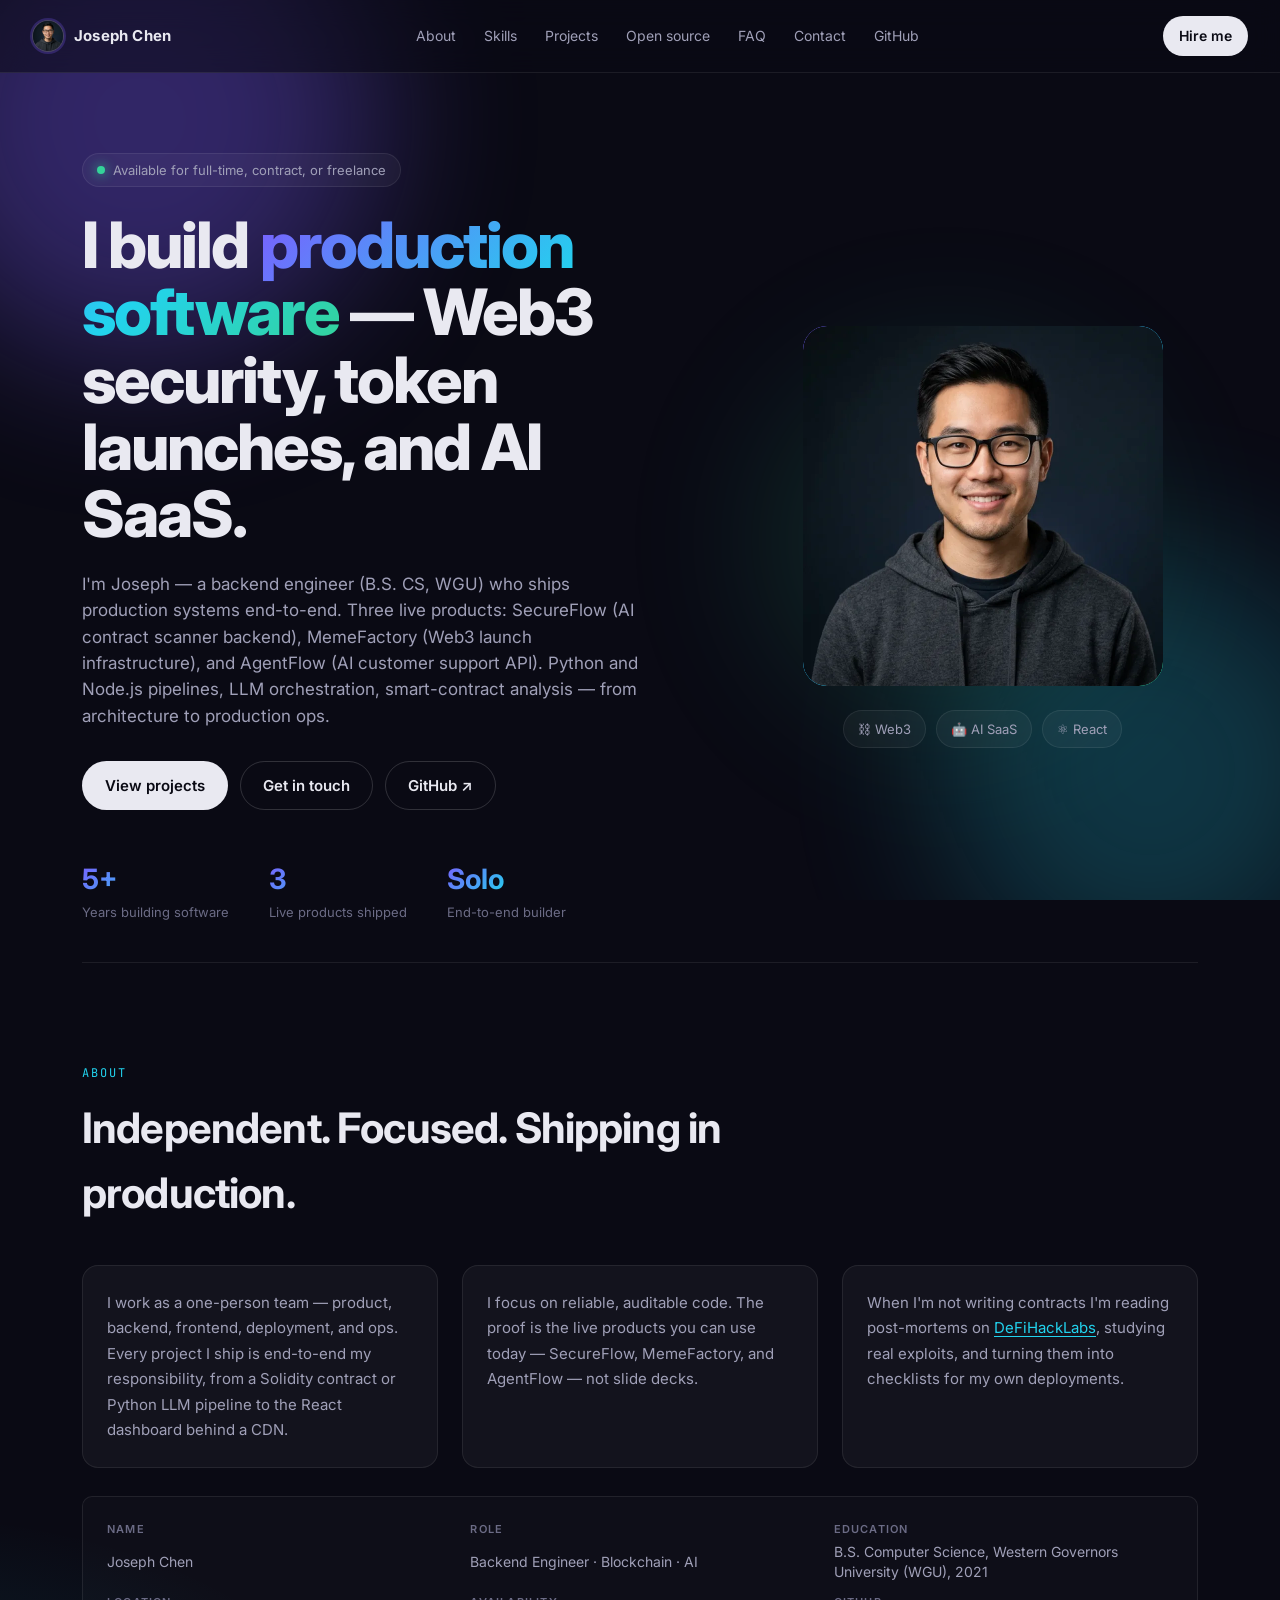
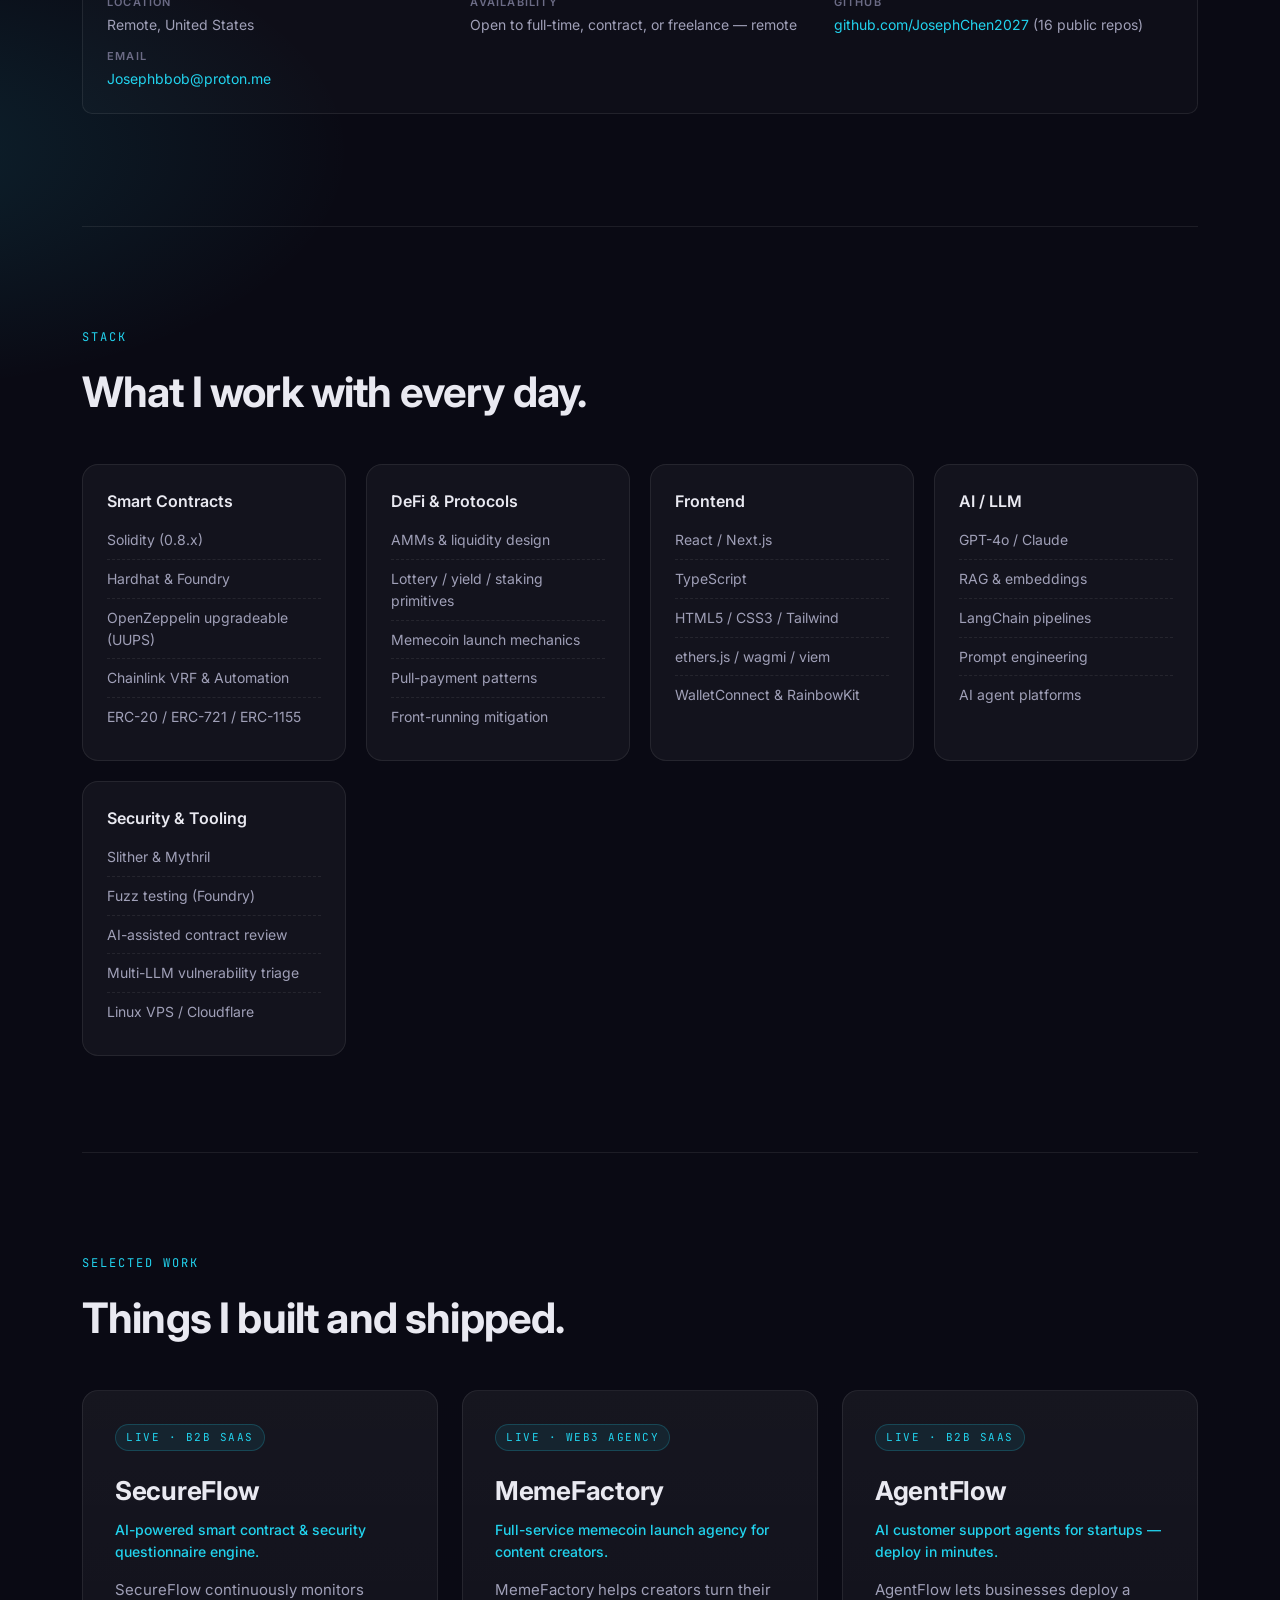
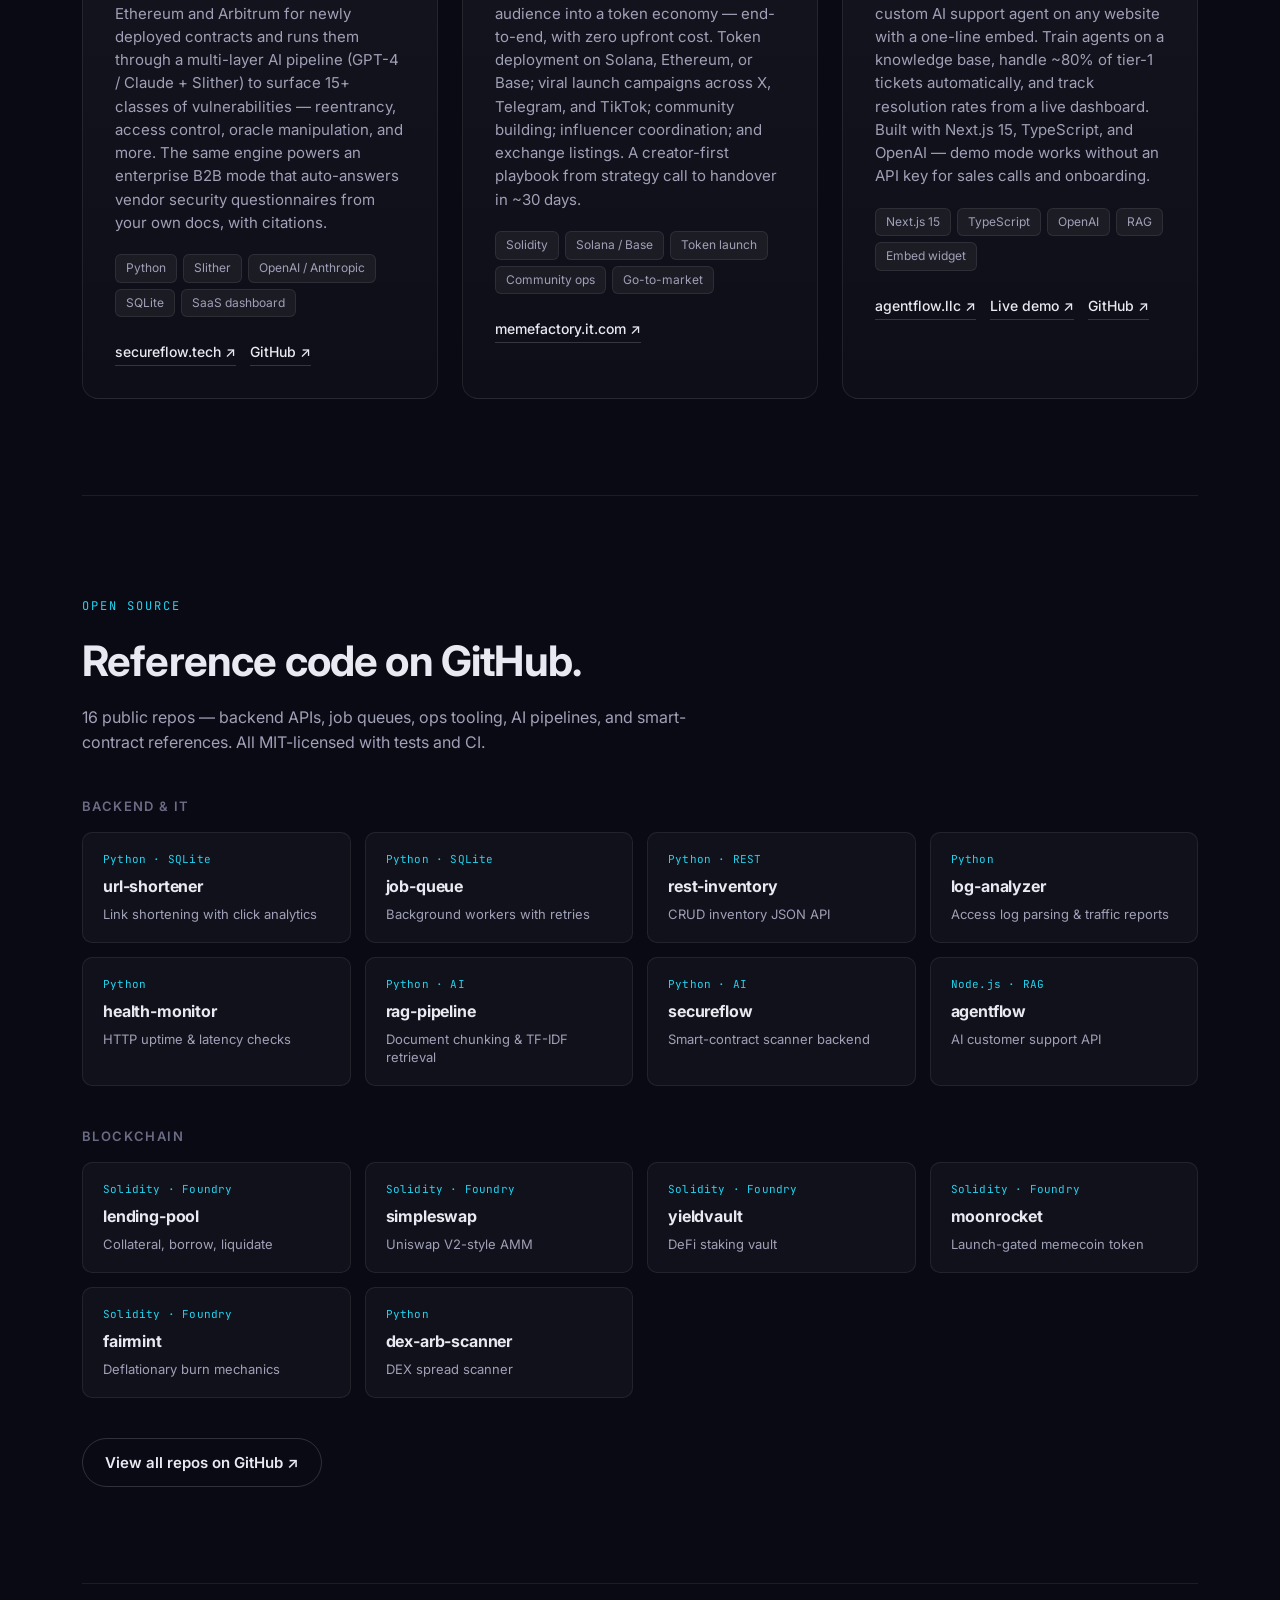
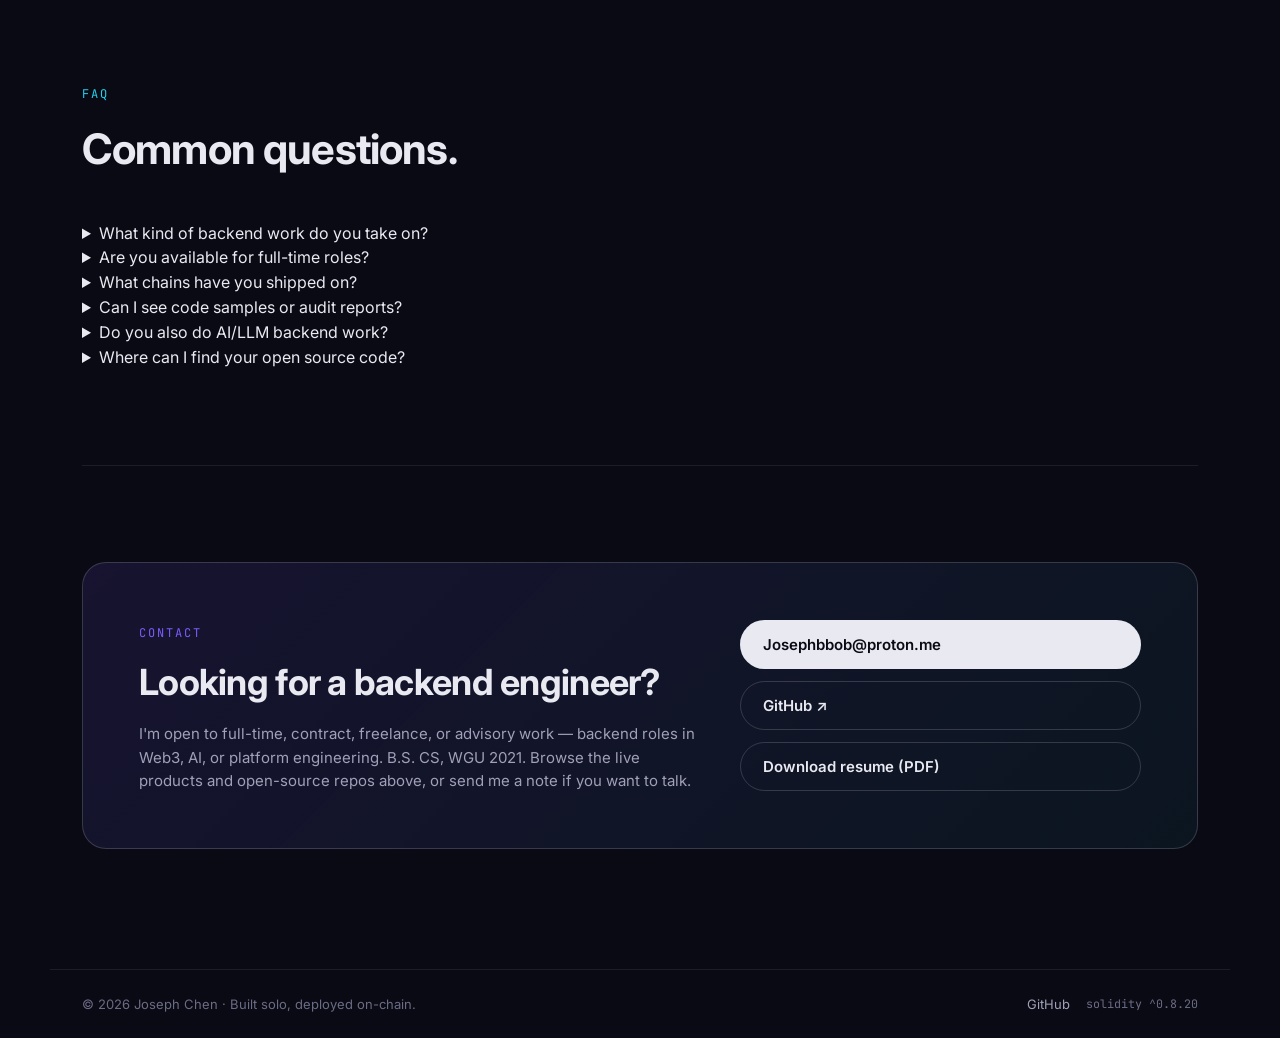
<file: index.html>
<!doctype html>
<html lang="en">
<head>
  <meta charset="utf-8" />
  <meta name="viewport" content="width=device-width, initial-scale=1" />
  <title>Joseph Chen — Backend Engineer · Blockchain · AI</title>
  <meta name="description" content="Joseph Chen — backend engineer (B.S. CS, WGU) behind SecureFlow, MemeFactory, and AgentFlow. Blockchain infrastructure and AI systems. Open to full-time, contract, or freelance — remote, US-based." />
  <meta name="author" content="Joseph Chen" />
  <meta name="keywords" content="Joseph Chen, hire backend engineer, remote backend developer, Python backend engineer, Node.js developer, AI engineer, LLM pipeline developer, blockchain backend engineer, Solidity developer, smart contract security, SecureFlow, AgentFlow, REST API developer, job queue, SQLite, Foundry developer, RAG engineer, freelance backend engineer, WGU computer science" />
  <meta name="robots" content="index,follow,max-image-preview:large,max-snippet:-1,max-video-preview:-1" />
  <meta name="googlebot" content="index,follow" />
  <meta name="rating" content="general" />
  <meta name="distribution" content="global" />
  <meta name="geo.region" content="US" />
  <meta name="geo.placename" content="Remote, United States" />
  <meta name="geo.position" content="39.8283;-98.5795" />
  <meta name="ICBM" content="39.8283, -98.5795" />
  <meta name="theme-color" content="#0b0b14" />
  <meta name="application-name" content="Joseph Chen" />
  <meta name="apple-mobile-web-app-title" content="Joseph Chen" />
  <meta name="format-detection" content="telephone=no" />
  <meta name="referrer" content="strict-origin-when-cross-origin" />
  <link rel="canonical" href="https://josephchendev.com/" />
  <link rel="me" href="mailto:Josephbbob@proton.me" />
  <link rel="me" href="https://github.com/JosephChen2027" />
  <link rel="alternate" type="application/pdf" href="/resume.pdf" title="Joseph Chen — resume (PDF)" />
  <link rel="alternate" type="text/plain" href="/llms.txt" title="LLM-readable site summary" />

  <!-- Open Graph -->
  <meta property="og:type" content="website" />
  <meta property="og:site_name" content="Joseph Chen" />
  <meta property="og:title" content="Joseph Chen — Backend Engineer · Blockchain · AI" />
  <meta property="og:description" content="Backend engineer · SecureFlow · MemeFactory · AgentFlow. Blockchain infrastructure, AI/LLM pipelines, Python & Node.js." />
  <meta property="og:url" content="https://josephchendev.com/" />
  <meta property="og:image" content="https://josephchendev.com/assets/og-image.jpg" />
  <meta property="og:image:width" content="1200" />
  <meta property="og:image:height" content="1200" />
  <meta property="og:image:alt" content="Joseph Chen — backend engineer specializing in blockchain and AI" />
  <meta property="og:locale" content="en_US" />

  <!-- Twitter -->
  <meta name="twitter:card" content="summary_large_image" />
  <meta name="twitter:title" content="Joseph Chen — Backend Engineer · Blockchain · AI" />
  <meta name="twitter:description" content="Backend engineer · SecureFlow · MemeFactory · AgentFlow. Blockchain infrastructure, AI/LLM pipelines, Python & Node.js." />
  <meta name="twitter:image" content="https://josephchendev.com/assets/og-image.jpg" />
  <meta name="twitter:image:alt" content="Joseph Chen — backend engineer specializing in blockchain and AI" />

  <!-- Icons -->
  <link rel="icon" type="image/png" sizes="32x32" href="assets/favicon-32.png" />
  <link rel="icon" type="image/png" sizes="96x96" href="assets/favicon-96.png" />
  <link rel="apple-touch-icon" sizes="180x180" href="assets/apple-touch-icon.png" />
  <link rel="manifest" href="site.webmanifest" />

  <!-- Performance -->
  <link rel="preload" as="image" href="assets/avatar.webp" type="image/webp" fetchpriority="high" />
  <link rel="preconnect" href="https://fonts.googleapis.com" />
  <link rel="preconnect" href="https://fonts.gstatic.com" crossorigin />
  <link rel="dns-prefetch" href="https://secureflow.tech" />
  <link rel="dns-prefetch" href="https://memefactory.it.com" />
  <link rel="dns-prefetch" href="https://agentflow.llc" />
  <link rel="author" type="text/plain" href="/humans.txt" />
  <link rel="preload" as="style" href="https://fonts.googleapis.com/css2?family=Inter:wght@400;500;600;700;800&family=JetBrains+Mono:wght@400;600&display=swap" />
  <link href="https://fonts.googleapis.com/css2?family=Inter:wght@400;500;600;700;800&family=JetBrains+Mono:wght@400;600&display=swap" rel="stylesheet" />
  <link rel="stylesheet" href="styles.css" />

  <!-- JSON-LD: Person + Website + ProfessionalService -->
  <script type="application/ld+json">
  {
    "@context": "https://schema.org",
    "@graph": [
      {
        "@type": "Person",
        "@id": "https://josephchendev.com/#person",
        "name": "Joseph Chen",
        "alternateName": ["Joseph Chen Backend Engineer", "Joseph Chen Web3"],
        "url": "https://josephchendev.com/",
        "image": "https://josephchendev.com/assets/og-image.jpg",
        "email": "mailto:Josephbbob@proton.me",
        "jobTitle": "Backend Engineer",
        "description": "Backend engineer (B.S. CS, WGU 2021) specializing in blockchain infrastructure and AI systems. Builder of SecureFlow, MemeFactory, and AgentFlow. 16 open-source repositories on GitHub.",
        "alumniOf": {
          "@type": "CollegeOrUniversity",
          "name": "Western Governors University",
          "sameAs": "https://www.wgu.edu/"
        },
        "hasCredential": {
          "@type": "EducationalOccupationalCredential",
          "credentialCategory": "Bachelor's degree",
          "name": "B.S. Computer Science",
          "recognizedBy": { "@type": "CollegeOrUniversity", "name": "Western Governors University" },
          "dateCreated": "2021"
        },
        "knowsAbout": ["Python", "Node.js", "Backend Engineering", "REST APIs", "SQLite", "PostgreSQL", "Docker", "Job Queues", "Solidity", "Smart Contracts", "DeFi", "Ethereum", "Arbitrum", "Foundry", "Slither", "GPT-4o", "Claude", "LangChain", "RAG", "LLM Pipelines", "Smart Contract Security"],
        "seeks": {
          "@type": "Demand",
          "name": "Backend / Blockchain / AI engineering work",
          "description": "Open to full-time, contract, or freelance backend engineering roles in Web3, AI, or platform teams. Remote, US-based."
        },
        "worksFor": {
          "@type": "Organization",
          "name": "Independent",
          "url": "https://josephchendev.com/"
        },
        "address": {
          "@type": "PostalAddress",
          "addressCountry": "US",
          "addressRegion": "Remote"
        },
        "sameAs": [
          "https://github.com/JosephChen2027",
          "https://secureflow.tech",
          "https://memefactory.it.com",
          "https://agentflow.llc"
        ]
      },
      {
        "@type": "WebPage",
        "@id": "https://josephchendev.com/#webpage",
        "url": "https://josephchendev.com/",
        "name": "Joseph Chen — Backend Engineer (Blockchain · AI)",
        "description": "Portfolio and contact page for Joseph Chen — backend engineer behind SecureFlow, MemeFactory, and AgentFlow.",
        "isPartOf": { "@id": "https://josephchendev.com/#website" },
        "about": { "@id": "https://josephchendev.com/#person" },
        "primaryImageOfPage": { "@id": "https://josephchendev.com/assets/og-image.jpg" },
        "datePublished": "2026-04-21",
        "dateModified": "2026-08-30",
        "inLanguage": "en"
      },
      {
        "@type": "WebSite",
        "@id": "https://josephchendev.com/#website",
        "url": "https://josephchendev.com/",
        "name": "Joseph Chen — Backend Engineer",
        "description": "Portfolio of Joseph Chen — backend engineer building blockchain infrastructure, AI/LLM pipelines, and production APIs.",
        "inLanguage": "en-US",
        "publisher": { "@id": "https://josephchendev.com/#person" }
      },
      {
        "@type": "ProfilePage",
        "@id": "https://josephchendev.com/#profile",
        "url": "https://josephchendev.com/",
        "mainEntity": { "@id": "https://josephchendev.com/#person" },
        "dateModified": "2026-08-30"
      },
      {
        "@type": "ProfessionalService",
        "name": "Joseph Chen — Backend Engineering Services",
        "url": "https://josephchendev.com/",
        "areaServed": "Worldwide",
        "serviceType": ["Backend Engineering", "Blockchain Infrastructure", "AI/LLM Systems", "Smart Contract Analysis", "API Design"],
        "provider": { "@id": "https://josephchendev.com/#person" }
      },
      {
        "@type": "BreadcrumbList",
        "itemListElement": [
          { "@type": "ListItem", "position": 1, "name": "Home",     "item": "https://josephchendev.com/" },
          { "@type": "ListItem", "position": 2, "name": "About",    "item": "https://josephchendev.com/#about" },
          { "@type": "ListItem", "position": 3, "name": "Projects", "item": "https://josephchendev.com/#projects" },
          { "@type": "ListItem", "position": 4, "name": "Open source", "item": "https://josephchendev.com/#opensource" },
          { "@type": "ListItem", "position": 5, "name": "Contact",  "item": "https://josephchendev.com/#contact" }
        ]
      },
      {
        "@type": "FAQPage",
        "mainEntity": [
          {
            "@type": "Question",
            "name": "What kind of backend work do you take on?",
            "acceptedAnswer": {
              "@type": "Answer",
              "text": "Production backend systems: Python/Node.js APIs, async workers, LLM pipelines, blockchain data ingestion, smart-contract analysis (Slither), RAG inference, and deployment automation. I ship end-to-end — schema design through production monitoring."
            }
          },
          {
            "@type": "Question",
            "name": "Are you available for full-time roles?",
            "acceptedAnswer": {
              "@type": "Answer",
              "text": "Yes. I'm open to full-time, contract, freelance, or advisory engagements. Remote-first, US-based."
            }
          },
          {
            "@type": "Question",
            "name": "What chains have you shipped on?",
            "acceptedAnswer": {
              "@type": "Answer",
              "text": "Primarily Ethereum, Arbitrum, and BNB Smart Chain (SecureFlow scanning targets). Comfortable with any EVM chain."
            }
          },
          {
            "@type": "Question",
            "name": "Can I see code samples or audit reports?",
            "acceptedAnswer": {
              "@type": "Answer",
              "text": "Yes — live demos at SecureFlow, MemeFactory, and AgentFlow, plus code walkthroughs and audit summaries available on request via email."
            }
          },
          {
            "@type": "Question",
            "name": "Do you also do AI/LLM backend work?",
            "acceptedAnswer": {
              "@type": "Answer",
              "text": "Yes. AgentFlow and SecureFlow both run production multi-LLM pipelines — RAG, embedding ingestion, GPT-4o/Claude orchestration, and structured inference APIs."
            }
          },
          {
            "@type": "Question",
            "name": "Where can I find Joseph Chen's open source code?",
            "acceptedAnswer": {
              "@type": "Answer",
              "text": "16 public repositories at github.com/JosephChen2027 — including url-shortener, job-queue, rest-inventory, log-analyzer, health-monitor, rag-pipeline, secureflow, agentflow, and Solidity/Foundry DeFi reference projects."
            }
          },
          {
            "@type": "Question",
            "name": "Who is Joseph Chen?",
            "acceptedAnswer": {
              "@type": "Answer",
              "text": "Joseph Chen is a remote US-based backend engineer with a B.S. in Computer Science from Western Governors University (2021). He builds production systems in Python, Node.js, blockchain, and AI — including SecureFlow, MemeFactory, and AgentFlow."
            }
          }
        ]
      },
      {
        "@type": "ItemList",
        "name": "Featured Projects by Joseph Chen",
        "itemListElement": [
          {
            "@type": "ListItem",
            "position": 1,
            "item": {
              "@type": "SoftwareApplication",
              "name": "SecureFlow",
              "applicationCategory": "SecurityApplication",
              "operatingSystem": "Web",
              "url": "https://secureflow.tech",
              "description": "AI-powered smart contract scanner and enterprise security questionnaire engine."
            }
          },
          {
            "@type": "ListItem",
            "position": 2,
            "item": {
              "@type": "SoftwareApplication",
              "name": "MemeFactory",
              "applicationCategory": "BusinessApplication",
              "operatingSystem": "Web",
              "url": "https://memefactory.it.com",
              "description": "Full-service memecoin launch agency for content creators — token deployment, launch campaigns, community building, and exchange listings."
            }
          },
          {
            "@type": "ListItem",
            "position": 3,
            "item": {
              "@type": "SoftwareApplication",
              "name": "AgentFlow",
              "applicationCategory": "BusinessApplication",
              "operatingSystem": "Web",
              "url": "https://agentflow.llc",
              "description": "AI customer support agent SaaS — deploy custom chat agents on any website with knowledge base, analytics, and one-line embed."
            }
          }
        ]
      },
      {
        "@type": "ItemList",
        "name": "Open Source Repositories by Joseph Chen",
        "numberOfItems": 14,
        "itemListElement": [
          { "@type": "ListItem", "position": 1, "url": "https://github.com/JosephChen2027/url-shortener", "name": "url-shortener" },
          { "@type": "ListItem", "position": 2, "url": "https://github.com/JosephChen2027/job-queue", "name": "job-queue" },
          { "@type": "ListItem", "position": 3, "url": "https://github.com/JosephChen2027/rest-inventory", "name": "rest-inventory" },
          { "@type": "ListItem", "position": 4, "url": "https://github.com/JosephChen2027/log-analyzer", "name": "log-analyzer" },
          { "@type": "ListItem", "position": 5, "url": "https://github.com/JosephChen2027/health-monitor", "name": "health-monitor" },
          { "@type": "ListItem", "position": 6, "url": "https://github.com/JosephChen2027/rag-pipeline", "name": "rag-pipeline" },
          { "@type": "ListItem", "position": 7, "url": "https://github.com/JosephChen2027/secureflow", "name": "secureflow" },
          { "@type": "ListItem", "position": 8, "url": "https://github.com/JosephChen2027/agentflow", "name": "agentflow" },
          { "@type": "ListItem", "position": 9, "url": "https://github.com/JosephChen2027/lending-pool", "name": "lending-pool" },
          { "@type": "ListItem", "position": 10, "url": "https://github.com/JosephChen2027/simpleswap", "name": "simpleswap" },
          { "@type": "ListItem", "position": 11, "url": "https://github.com/JosephChen2027/yieldvault", "name": "yieldvault" },
          { "@type": "ListItem", "position": 12, "url": "https://github.com/JosephChen2027/moonrocket", "name": "moonrocket" },
          { "@type": "ListItem", "position": 13, "url": "https://github.com/JosephChen2027/fairmint", "name": "fairmint" },
          { "@type": "ListItem", "position": 14, "url": "https://github.com/JosephChen2027/dex-arb-scanner", "name": "dex-arb-scanner" }
        ]
      }
    ]
  }
  </script>
</head>
<body>
  <a class="skip-link" href="#main">Skip to content</a>

  <div class="bg-orbs" aria-hidden="true">
    <span class="orb orb-1"></span>
    <span class="orb orb-2"></span>
    <span class="orb orb-3"></span>
  </div>

  <header class="nav" role="banner">
    <a class="brand" href="#top" aria-label="Joseph Chen — home">
      <img class="brand-mark" src="assets/avatar.webp" alt="" width="32" height="32" loading="eager" decoding="async" />
      <span class="brand-name">Joseph Chen</span>
    </a>
    <nav class="nav-links" aria-label="Primary">
      <a href="#about">About</a>
      <a href="#skills">Skills</a>
      <a href="#projects">Projects</a>
      <a href="#opensource">Open source</a>
      <a href="#faq">FAQ</a>
      <a href="#contact">Contact</a>
      <a href="https://github.com/JosephChen2027" target="_blank" rel="noopener noreferrer me">GitHub</a>
    </nav>
    <a class="nav-cta" href="#contact">Hire me</a>
  </header>

  <main id="main">
    <section class="hero" id="top" aria-labelledby="hero-heading">
      <div class="hero-grid">
        <div class="hero-text">
          <span class="eyebrow">
            <span class="dot" aria-hidden="true"></span> Available for full-time, contract, or freelance
          </span>
          <h1 id="hero-heading">
            I build <span class="grad">production software</span> — Web3 security, token launches, and AI SaaS.
          </h1>
          <p class="lede">
            I'm Joseph — a backend engineer (B.S. CS, WGU) who ships production systems
            end-to-end. Three live products: SecureFlow (AI contract scanner backend),
            MemeFactory (Web3 launch infrastructure), and AgentFlow (AI customer support API).
            Python and Node.js pipelines, LLM orchestration, smart-contract analysis —
            from architecture to production ops.
          </p>
          <div class="cta-row">
            <a class="btn primary" href="#projects">View projects</a>
            <a class="btn ghost" href="#contact">Get in touch</a>
            <a class="btn ghost" href="https://github.com/JosephChen2027" target="_blank" rel="noopener noreferrer me">GitHub ↗</a>
          </div>
          <ul class="stats">
            <li><strong>5+</strong><span>Years building software</span></li>
            <li><strong>3</strong><span>Live products shipped</span></li>
            <li><strong>Solo</strong><span>End-to-end builder</span></li>
          </ul>
        </div>

        <div class="hero-avatar">
          <div class="avatar-wrap">
            <picture>
              <source srcset="assets/avatar.webp" type="image/webp" />
              <img src="assets/avatar.png" alt="Portrait of Joseph Chen, Web3 developer"
                   width="720" height="720" fetchpriority="high" decoding="async" />
            </picture>
            <div class="avatar-ring" aria-hidden="true"></div>
            <div class="avatar-glow" aria-hidden="true"></div>
          </div>
          <div class="badge-stack" aria-hidden="true">
            <span class="chip">⛓ Web3</span>
            <span class="chip">🤖 AI SaaS</span>
            <span class="chip">⚛ React</span>
          </div>
        </div>
      </div>
    </section>

    <section id="about" class="section" aria-labelledby="about-heading">
      <div class="section-head">
        <span class="kicker">About</span>
        <h2 id="about-heading">Independent. Focused. Shipping in production.</h2>
      </div>
      <div class="about-grid">
        <p>
          I work as a one-person team — product, backend, frontend, deployment, and ops.
          Every project I ship is end-to-end my responsibility, from a Solidity contract or
          Python LLM pipeline to the React dashboard behind a CDN.
        </p>
        <p>
          I focus on reliable, auditable code. The proof is the live products you can
          use today — SecureFlow, MemeFactory, and AgentFlow — not slide decks.
        </p>
        <p>
          When I'm not writing contracts I'm reading post-mortems on
          <a href="https://github.com/SunWeb3Sec/DeFiHackLabs" target="_blank" rel="noopener noreferrer">DeFiHackLabs</a>,
          studying real exploits, and turning them into checklists for my own deployments.
        </p>
      </div>
      <dl class="identity-facts" aria-label="Joseph Chen — professional summary">
        <div><dt>Name</dt><dd>Joseph Chen</dd></div>
        <div><dt>Role</dt><dd>Backend Engineer · Blockchain · AI</dd></div>
        <div><dt>Education</dt><dd>B.S. Computer Science, Western Governors University (WGU), 2021</dd></div>
        <div><dt>Location</dt><dd>Remote, United States</dd></div>
        <div><dt>Availability</dt><dd>Open to full-time, contract, or freelance — remote</dd></div>
        <div><dt>GitHub</dt><dd><a href="https://github.com/JosephChen2027" target="_blank" rel="noopener noreferrer me">github.com/JosephChen2027</a> (16 public repos)</dd></div>
        <div><dt>Email</dt><dd><a href="mailto:Josephbbob@proton.me">Josephbbob@proton.me</a></dd></div>
      </dl>
    </section>

    <section id="skills" class="section" aria-labelledby="skills-heading">
      <div class="section-head">
        <span class="kicker">Stack</span>
        <h2 id="skills-heading">What I work with every day.</h2>
      </div>
      <div class="skill-grid">
        <article class="skill-card">
          <h3>Smart Contracts</h3>
          <ul>
            <li>Solidity (0.8.x)</li>
            <li>Hardhat &amp; Foundry</li>
            <li>OpenZeppelin upgradeable (UUPS)</li>
            <li>Chainlink VRF &amp; Automation</li>
            <li>ERC-20 / ERC-721 / ERC-1155</li>
          </ul>
        </article>
        <article class="skill-card">
          <h3>DeFi &amp; Protocols</h3>
          <ul>
            <li>AMMs &amp; liquidity design</li>
            <li>Lottery / yield / staking primitives</li>
            <li>Memecoin launch mechanics</li>
            <li>Pull-payment patterns</li>
            <li>Front-running mitigation</li>
          </ul>
        </article>
        <article class="skill-card">
          <h3>Frontend</h3>
          <ul>
            <li>React / Next.js</li>
            <li>TypeScript</li>
            <li>HTML5 / CSS3 / Tailwind</li>
            <li>ethers.js / wagmi / viem</li>
            <li>WalletConnect &amp; RainbowKit</li>
          </ul>
        </article>
        <article class="skill-card">
          <h3>AI / LLM</h3>
          <ul>
            <li>GPT-4o / Claude</li>
            <li>RAG &amp; embeddings</li>
            <li>LangChain pipelines</li>
            <li>Prompt engineering</li>
            <li>AI agent platforms</li>
          </ul>
        </article>
        <article class="skill-card">
          <h3>Security &amp; Tooling</h3>
          <ul>
            <li>Slither &amp; Mythril</li>
            <li>Fuzz testing (Foundry)</li>
            <li>AI-assisted contract review</li>
            <li>Multi-LLM vulnerability triage</li>
            <li>Linux VPS / Cloudflare</li>
          </ul>
        </article>
      </div>
    </section>

    <section id="projects" class="section" aria-labelledby="projects-heading">
      <div class="section-head">
        <span class="kicker">Selected work</span>
        <h2 id="projects-heading">Things I built and shipped.</h2>
      </div>

      <div class="project-grid">
        <article class="project-card">
          <div class="project-tag">Live · B2B SaaS</div>
          <h3>SecureFlow</h3>
          <p class="project-sub">AI-powered smart contract &amp; security questionnaire engine.</p>
          <p class="project-body">
            SecureFlow continuously monitors Ethereum and Arbitrum for newly deployed
            contracts and runs them through a multi-layer AI pipeline (GPT-4 / Claude +
            Slither) to surface 15+ classes of vulnerabilities — reentrancy, access control,
            oracle manipulation, and more. The same engine powers an enterprise B2B mode
            that auto-answers vendor security questionnaires from your own docs, with
            citations.
          </p>
          <ul class="tech">
            <li>Python</li><li>Slither</li><li>OpenAI / Anthropic</li><li>SQLite</li><li>SaaS dashboard</li>
          </ul>
          <div class="project-links">
            <a href="https://secureflow.tech" target="_blank" rel="noopener noreferrer">secureflow.tech ↗</a>
            <a href="https://github.com/JosephChen2027/secureflow" target="_blank" rel="noopener noreferrer">GitHub ↗</a>
          </div>
        </article>

        <article class="project-card">
          <div class="project-tag">Live · Web3 agency</div>
          <h3>MemeFactory</h3>
          <p class="project-sub">Full-service memecoin launch agency for content creators.</p>
          <p class="project-body">
            MemeFactory helps creators turn their audience into a token economy — end-to-end,
            with zero upfront cost. Token deployment on Solana, Ethereum, or Base; viral launch
            campaigns across X, Telegram, and TikTok; community building; influencer coordination;
            and exchange listings. A creator-first playbook from strategy call to handover in
            ~30 days.
          </p>
          <ul class="tech">
            <li>Solidity</li><li>Solana / Base</li><li>Token launch</li><li>Community ops</li><li>Go-to-market</li>
          </ul>
          <div class="project-links">
            <a href="https://memefactory.it.com" target="_blank" rel="noopener noreferrer">memefactory.it.com ↗</a>
          </div>
        </article>

        <article class="project-card">
          <div class="project-tag">Live · B2B SaaS</div>
          <h3>AgentFlow</h3>
          <p class="project-sub">AI customer support agents for startups — deploy in minutes.</p>
          <p class="project-body">
            AgentFlow lets businesses deploy a custom AI support agent on any website with a
            one-line embed. Train agents on a knowledge base, handle ~80% of tier-1 tickets
            automatically, and track resolution rates from a live dashboard. Built with
            Next.js 15, TypeScript, and OpenAI — demo mode works without an API key for sales
            calls and onboarding.
          </p>
          <ul class="tech">
            <li>Next.js 15</li><li>TypeScript</li><li>OpenAI</li><li>RAG</li><li>Embed widget</li>
          </ul>
          <div class="project-links">
            <a href="https://agentflow.llc" target="_blank" rel="noopener noreferrer">agentflow.llc ↗</a>
            <a href="https://agentflow.llc/demo" target="_blank" rel="noopener noreferrer">Live demo ↗</a>
            <a href="https://github.com/JosephChen2027/agentflow" target="_blank" rel="noopener noreferrer">GitHub ↗</a>
          </div>
        </article>
      </div>
    </section>

    <section id="opensource" class="section" aria-labelledby="opensource-heading">
      <div class="section-head">
        <span class="kicker">Open source</span>
        <h2 id="opensource-heading">Reference code on GitHub.</h2>
        <p class="section-lede">
          16 public repos — backend APIs, job queues, ops tooling, AI pipelines, and smart-contract
          references. All MIT-licensed with tests and CI.
        </p>
      </div>

      <div class="oss-group">
        <h3 class="oss-group-title">Backend &amp; IT</h3>
        <div class="oss-grid">
          <a class="oss-card" href="https://github.com/JosephChen2027/url-shortener" target="_blank" rel="noopener noreferrer">
            <span class="oss-stack">Python · SQLite</span>
            <strong>url-shortener</strong>
            <span>Link shortening with click analytics</span>
          </a>
          <a class="oss-card" href="https://github.com/JosephChen2027/job-queue" target="_blank" rel="noopener noreferrer">
            <span class="oss-stack">Python · SQLite</span>
            <strong>job-queue</strong>
            <span>Background workers with retries</span>
          </a>
          <a class="oss-card" href="https://github.com/JosephChen2027/rest-inventory" target="_blank" rel="noopener noreferrer">
            <span class="oss-stack">Python · REST</span>
            <strong>rest-inventory</strong>
            <span>CRUD inventory JSON API</span>
          </a>
          <a class="oss-card" href="https://github.com/JosephChen2027/log-analyzer" target="_blank" rel="noopener noreferrer">
            <span class="oss-stack">Python</span>
            <strong>log-analyzer</strong>
            <span>Access log parsing &amp; traffic reports</span>
          </a>
          <a class="oss-card" href="https://github.com/JosephChen2027/health-monitor" target="_blank" rel="noopener noreferrer">
            <span class="oss-stack">Python</span>
            <strong>health-monitor</strong>
            <span>HTTP uptime &amp; latency checks</span>
          </a>
          <a class="oss-card" href="https://github.com/JosephChen2027/rag-pipeline" target="_blank" rel="noopener noreferrer">
            <span class="oss-stack">Python · AI</span>
            <strong>rag-pipeline</strong>
            <span>Document chunking &amp; TF-IDF retrieval</span>
          </a>
          <a class="oss-card" href="https://github.com/JosephChen2027/secureflow" target="_blank" rel="noopener noreferrer">
            <span class="oss-stack">Python · AI</span>
            <strong>secureflow</strong>
            <span>Smart-contract scanner backend</span>
          </a>
          <a class="oss-card" href="https://github.com/JosephChen2027/agentflow" target="_blank" rel="noopener noreferrer">
            <span class="oss-stack">Node.js · RAG</span>
            <strong>agentflow</strong>
            <span>AI customer support API</span>
          </a>
        </div>
      </div>

      <div class="oss-group">
        <h3 class="oss-group-title">Blockchain</h3>
        <div class="oss-grid">
          <a class="oss-card" href="https://github.com/JosephChen2027/lending-pool" target="_blank" rel="noopener noreferrer">
            <span class="oss-stack">Solidity · Foundry</span>
            <strong>lending-pool</strong>
            <span>Collateral, borrow, liquidate</span>
          </a>
          <a class="oss-card" href="https://github.com/JosephChen2027/simpleswap" target="_blank" rel="noopener noreferrer">
            <span class="oss-stack">Solidity · Foundry</span>
            <strong>simpleswap</strong>
            <span>Uniswap V2-style AMM</span>
          </a>
          <a class="oss-card" href="https://github.com/JosephChen2027/yieldvault" target="_blank" rel="noopener noreferrer">
            <span class="oss-stack">Solidity · Foundry</span>
            <strong>yieldvault</strong>
            <span>DeFi staking vault</span>
          </a>
          <a class="oss-card" href="https://github.com/JosephChen2027/moonrocket" target="_blank" rel="noopener noreferrer">
            <span class="oss-stack">Solidity · Foundry</span>
            <strong>moonrocket</strong>
            <span>Launch-gated memecoin token</span>
          </a>
          <a class="oss-card" href="https://github.com/JosephChen2027/fairmint" target="_blank" rel="noopener noreferrer">
            <span class="oss-stack">Solidity · Foundry</span>
            <strong>fairmint</strong>
            <span>Deflationary burn mechanics</span>
          </a>
          <a class="oss-card" href="https://github.com/JosephChen2027/dex-arb-scanner" target="_blank" rel="noopener noreferrer">
            <span class="oss-stack">Python</span>
            <strong>dex-arb-scanner</strong>
            <span>DEX spread scanner</span>
          </a>
        </div>
      </div>

      <div class="oss-cta">
        <a class="btn ghost" href="https://github.com/JosephChen2027" target="_blank" rel="noopener noreferrer me">View all repos on GitHub ↗</a>
      </div>
    </section>

    <section id="faq" class="section" aria-labelledby="faq-heading">
      <div class="section-head">
        <span class="kicker">FAQ</span>
        <h2 id="faq-heading">Common questions.</h2>
      </div>
      <div class="faq-list">
        <details class="faq-item">
          <summary>What kind of backend work do you take on?</summary>
          <p>Production backend systems: Python/Node.js APIs, async workers, LLM pipelines,
             blockchain data ingestion, smart-contract analysis (Slither), RAG inference,
             and deployment automation. I ship end-to-end — schema design through production monitoring.</p>
        </details>
        <details class="faq-item">
          <summary>Are you available for full-time roles?</summary>
          <p>Yes. Open to full-time, contract, freelance, or advisory engagements. Remote-first, US-based.</p>
        </details>
        <details class="faq-item">
          <summary>What chains have you shipped on?</summary>
          <p>Primarily Ethereum, Arbitrum, and BNB Smart Chain (SecureFlow scanning targets).
             Comfortable with any EVM chain.</p>
        </details>
        <details class="faq-item">
          <summary>Can I see code samples or audit reports?</summary>
          <p>Yes — live demos at SecureFlow, MemeFactory, and AgentFlow, plus code
             walkthroughs and audit summaries available on request via email.</p>
        </details>
        <details class="faq-item">
          <summary>Do you also do AI/LLM backend work?</summary>
          <p>Yes. AgentFlow and SecureFlow both run production multi-LLM pipelines — RAG,
             embedding ingestion, GPT-4o/Claude orchestration, and structured inference APIs.</p>
        </details>
        <details class="faq-item">
          <summary>Where can I find your open source code?</summary>
          <p>16 public repos at
             <a href="https://github.com/JosephChen2027" target="_blank" rel="noopener noreferrer me">github.com/JosephChen2027</a>
             — Python backends (url-shortener, job-queue, rest-inventory), ops tools (log-analyzer,
             health-monitor), AI (rag-pipeline), and Solidity/Foundry DeFi references.</p>
        </details>
      </div>
    </section>

    <section id="contact" class="section contact" aria-labelledby="contact-heading">
      <div class="contact-card">
        <div>
          <span class="kicker">Contact</span>
          <h2 id="contact-heading">Looking for a backend engineer?</h2>
          <p>
            I'm open to full-time, contract, freelance, or advisory work — backend roles in
            Web3, AI, or platform engineering. B.S. CS, WGU 2021. Browse the live products and
            open-source repos above, or send me a note if you want to talk.
          </p>
        </div>
        <div class="contact-actions">
          <a class="btn primary" href="mailto:Josephbbob@proton.me">Josephbbob@proton.me</a>
          <a class="btn ghost" href="https://github.com/JosephChen2027" target="_blank" rel="noopener noreferrer me">GitHub ↗</a>
          <a class="btn ghost" href="/resume.pdf" download>Download resume (PDF)</a>
        </div>
      </div>
    </section>
  </main>

  <footer class="footer" role="contentinfo">
    <span>© <span id="year"></span> Joseph Chen · Built solo, deployed on-chain.</span>
    <span class="footer-links">
      <a href="https://github.com/JosephChen2027" target="_blank" rel="noopener noreferrer me">GitHub</a>
      <span class="mono">solidity ^0.8.20</span>
    </span>
  </footer>

  <script src="script.js" defer></script>

  <!--
    Cloudflare Web Analytics (privacy-first, no consent banner needed).
    To enable: paste your token from Cloudflare → Analytics → Web Analytics → Add a site
    Plausible alternative: <script defer data-domain="josephchendev.com" src="https://plausible.io/js/script.js"></script>
  -->
  <!-- <script defer src='https://static.cloudflareinsights.com/beacon.min.js' data-cf-beacon='{"token": "YOUR_CF_TOKEN_HERE"}'></script> -->
</body>
</html>
</file>
<file: styles.css>
:root {
  --bg: #0a0a14;
  --bg-2: #0f0f1f;
  --panel: rgba(255, 255, 255, 0.04);
  --panel-2: rgba(255, 255, 255, 0.06);
  --border: rgba(255, 255, 255, 0.08);
  --border-strong: rgba(255, 255, 255, 0.16);
  --text: #e9e9f1;
  --text-dim: #a0a0b8;
  --text-mute: #6b6b85;
  --accent: #7c5cff;
  --accent-2: #22d3ee;
  --accent-3: #f59e0b;
  --grad: linear-gradient(135deg, #7c5cff 0%, #22d3ee 60%, #34d399 100%);
  --radius: 16px;
  --radius-sm: 10px;
  --max: 1180px;
}

* { box-sizing: border-box; }
html, body { margin: 0; padding: 0; }
html { scroll-behavior: smooth; }

body {
  font-family: 'Inter', -apple-system, BlinkMacSystemFont, sans-serif;
  background: radial-gradient(1200px 600px at 80% -10%, rgba(124, 92, 255, 0.18), transparent 60%),
              radial-gradient(800px 400px at -10% 30%, rgba(34, 211, 238, 0.12), transparent 60%),
              var(--bg);
  color: var(--text);
  line-height: 1.55;
  -webkit-font-smoothing: antialiased;
  overflow-x: hidden;
  min-height: 100vh;
}

a { color: inherit; text-decoration: none; }
a:hover { color: #fff; }

/* Accessibility: skip-link & focus rings */
.skip-link {
  position: absolute; left: -9999px; top: 0;
  padding: 10px 16px; background: var(--text); color: var(--bg);
  border-radius: 8px; font-weight: 600; z-index: 100;
}
.skip-link:focus { left: 12px; top: 12px; outline: none; }
:focus-visible {
  outline: 2px solid var(--accent-2);
  outline-offset: 3px;
  border-radius: 4px;
}
@media (prefers-reduced-motion: reduce) {
  *, *::before, *::after { animation-duration: 0.01ms !important; transition-duration: 0.01ms !important; }
  html { scroll-behavior: auto; }
}
code, .mono { font-family: 'JetBrains Mono', ui-monospace, monospace; font-size: 0.9em; }

.bg-orbs { position: fixed; inset: 0; pointer-events: none; z-index: 0; overflow: hidden; }
.orb { position: absolute; border-radius: 50%; filter: blur(80px); opacity: 0.35; }
.orb-1 { width: 480px; height: 480px; background: #7c5cff; top: -120px; left: -100px; }
.orb-2 { width: 420px; height: 420px; background: #22d3ee; bottom: -80px; right: -80px; opacity: 0.22; }
.orb-3 { width: 360px; height: 360px; background: #34d399; top: 40%; left: 60%; opacity: 0.15; }

/* ---------- Nav ---------- */
.nav {
  position: sticky; top: 0; z-index: 50;
  display: flex; align-items: center; justify-content: space-between;
  padding: 16px 32px;
  backdrop-filter: blur(14px);
  background: rgba(10, 10, 20, 0.55);
  border-bottom: 1px solid var(--border);
}
.brand { display: flex; align-items: center; gap: 10px; font-weight: 700; }
.brand-mark {
  width: 32px; height: 32px;
  border-radius: 50%;
  object-fit: cover;
  display: block;
  border: 1px solid var(--border-strong);
  box-shadow: 0 0 0 2px rgba(124, 92, 255, 0.25);
  background: var(--panel-2);
}
.brand:hover .brand-mark { box-shadow: 0 0 0 2px rgba(34, 211, 238, 0.4); }
.brand-name { font-size: 15px; letter-spacing: 0.2px; }
.nav-links { display: flex; gap: 28px; }
.nav-links a { font-size: 14px; color: var(--text-dim); transition: color 0.2s; }
.nav-links a:hover { color: var(--text); }
.nav-cta {
  font-size: 14px; font-weight: 600;
  padding: 9px 16px;
  border-radius: 999px;
  background: var(--text); color: var(--bg);
  transition: transform 0.15s ease, box-shadow 0.2s;
}
.nav-cta:hover { transform: translateY(-1px); box-shadow: 0 6px 20px rgba(255,255,255,0.15); color: var(--bg); }

@media (max-width: 720px) {
  .nav { padding: 14px 20px; }
  .nav-links { display: none; }
}

/* ---------- Sections ---------- */
main { position: relative; z-index: 1; max-width: var(--max); margin: 0 auto; padding: 0 32px; }
.section { padding: 96px 0; border-top: 1px solid var(--border); }
.section:first-of-type { border: 0; }
.section-head { margin-bottom: 40px; }
.kicker {
  display: inline-block; font-family: 'JetBrains Mono', monospace;
  font-size: 12px; color: var(--accent-2);
  text-transform: uppercase; letter-spacing: 2px;
  margin-bottom: 12px;
}
.section-head h2 {
  font-size: clamp(28px, 4vw, 42px);
  font-weight: 700;
  letter-spacing: -0.02em;
  margin: 0;
  max-width: 720px;
}

@media (max-width: 720px) {
  main { padding: 0 20px; }
  .section { padding: 64px 0; }
}

/* ---------- Hero ---------- */
.hero { padding: 80px 0 40px; }
.hero-grid {
  display: grid;
  grid-template-columns: 1.3fr 0.9fr;
  gap: 64px;
  align-items: center;
}
.eyebrow {
  display: inline-flex; align-items: center; gap: 8px;
  padding: 6px 14px;
  border-radius: 999px;
  background: var(--panel);
  border: 1px solid var(--border);
  font-size: 13px; color: var(--text-dim);
  margin-bottom: 24px;
}
.dot {
  width: 8px; height: 8px; border-radius: 50%; background: #34d399;
  box-shadow: 0 0 12px #34d399;
  animation: pulse 2s ease-in-out infinite;
}
@keyframes pulse { 0%,100% { opacity:1 } 50% { opacity: 0.4 } }

.hero h1 {
  font-size: clamp(36px, 5.4vw, 64px);
  line-height: 1.05;
  letter-spacing: -0.03em;
  margin: 0 0 24px;
  font-weight: 800;
}
.grad {
  background: var(--grad);
  -webkit-background-clip: text;
  background-clip: text;
  color: transparent;
}
.lede { font-size: 17px; color: var(--text-dim); max-width: 560px; margin: 0 0 32px; }

.cta-row { display: flex; gap: 12px; flex-wrap: wrap; margin-bottom: 48px; }
.btn {
  display: inline-flex; align-items: center; gap: 8px;
  padding: 12px 22px;
  border-radius: 999px;
  font-size: 15px; font-weight: 600;
  transition: transform 0.15s ease, background 0.2s, border-color 0.2s, box-shadow 0.2s;
  border: 1px solid transparent;
  cursor: pointer;
}
.btn.primary { background: var(--text); color: var(--bg); }
.btn.primary:hover { transform: translateY(-2px); box-shadow: 0 10px 30px rgba(255,255,255,0.18); color: var(--bg); }
.btn.ghost { background: transparent; color: var(--text); border-color: var(--border-strong); }
.btn.ghost:hover { background: var(--panel-2); border-color: rgba(255,255,255,0.3); transform: translateY(-2px); }

.stats { list-style: none; display: flex; gap: 40px; padding: 0; margin: 0; flex-wrap: wrap; }
.stats li { display: flex; flex-direction: column; }
.stats strong {
  font-size: 28px; font-weight: 700;
  background: var(--grad);
  -webkit-background-clip: text; background-clip: text; color: transparent;
}
.stats span { font-size: 13px; color: var(--text-mute); }

/* avatar */
.hero-avatar { display: flex; flex-direction: column; align-items: center; gap: 24px; }
.avatar-wrap {
  position: relative;
  width: min(360px, 90vw);
  aspect-ratio: 1/1;
  border-radius: 24px;
  overflow: hidden;
}
.avatar-wrap img {
  width: 100%; height: 100%;
  object-fit: cover;
  display: block;
  border-radius: 24px;
  position: relative; z-index: 2;
}
.avatar-ring {
  position: absolute; inset: -2px;
  border-radius: 26px;
  background: var(--grad);
  z-index: 1;
  filter: blur(0.5px);
}
.avatar-glow {
  position: absolute; inset: -40px;
  background: var(--grad);
  filter: blur(60px);
  opacity: 0.35;
  z-index: 0;
  border-radius: 50%;
}
.badge-stack { display: flex; gap: 10px; flex-wrap: wrap; justify-content: center; }
.chip {
  font-size: 13px;
  padding: 8px 14px;
  border-radius: 999px;
  background: var(--panel);
  border: 1px solid var(--border);
  color: var(--text-dim);
  backdrop-filter: blur(10px);
}

@media (max-width: 880px) {
  .hero-grid { grid-template-columns: 1fr; gap: 48px; }
  .hero-avatar { order: -1; }
}

/* ---------- About ---------- */
.about-grid {
  display: grid;
  grid-template-columns: repeat(3, 1fr);
  gap: 24px;
}
.about-grid p {
  background: var(--panel);
  border: 1px solid var(--border);
  border-radius: var(--radius);
  padding: 24px;
  margin: 0;
  color: var(--text-dim);
  font-size: 15px;
  line-height: 1.7;
}
.about-grid a { color: var(--accent-2); text-decoration: underline; text-underline-offset: 3px; }
.about-grid code {
  background: rgba(255,255,255,0.06);
  padding: 2px 6px; border-radius: 4px; color: var(--text);
}
.identity-facts {
  display: grid;
  grid-template-columns: repeat(auto-fill, minmax(260px, 1fr));
  gap: 12px 24px;
  margin-top: 28px;
  padding: 24px;
  border: 1px solid var(--border);
  border-radius: var(--radius-sm);
  background: rgba(255, 255, 255, 0.02);
}
.identity-facts div { display: grid; gap: 4px; }
.identity-facts dt {
  font-size: 11px;
  letter-spacing: 1.2px;
  text-transform: uppercase;
  color: var(--text-mute);
  font-weight: 600;
}
.identity-facts dd {
  margin: 0;
  font-size: 14px;
  color: var(--text-dim);
  line-height: 1.45;
}
.identity-facts a { color: var(--accent-2); }
@media (max-width: 880px) { .about-grid { grid-template-columns: 1fr; } }

/* ---------- Skills ---------- */
.skill-grid {
  display: grid;
  grid-template-columns: repeat(4, 1fr);
  gap: 20px;
}
.skill-card {
  background: var(--panel);
  border: 1px solid var(--border);
  border-radius: var(--radius);
  padding: 24px;
  transition: transform 0.2s, border-color 0.2s, background 0.2s;
}
.skill-card:hover {
  transform: translateY(-4px);
  border-color: var(--border-strong);
  background: var(--panel-2);
}
.skill-card h3 {
  margin: 0 0 16px; font-size: 16px; font-weight: 600;
  color: var(--text);
}
.skill-card ul { list-style: none; padding: 0; margin: 0; }
.skill-card li {
  font-size: 14px; color: var(--text-dim);
  padding: 8px 0;
  border-top: 1px dashed var(--border);
}
.skill-card li:first-child { border-top: 0; padding-top: 0; }

@media (max-width: 980px) { .skill-grid { grid-template-columns: repeat(2, 1fr); } }
@media (max-width: 520px) { .skill-grid { grid-template-columns: 1fr; } }

/* ---------- Projects ---------- */
.project-grid {
  display: grid;
  grid-template-columns: repeat(auto-fit, minmax(340px, 1fr));
  gap: 24px;
}
.project-card {
  position: relative;
  background: linear-gradient(180deg, rgba(255,255,255,0.05) 0%, rgba(255,255,255,0.02) 100%);
  border: 1px solid var(--border);
  border-radius: var(--radius);
  padding: 32px;
  transition: transform 0.2s, border-color 0.2s, box-shadow 0.3s;
  overflow: hidden;
}
.project-card::before {
  content: '';
  position: absolute; inset: 0;
  background: var(--grad);
  opacity: 0;
  transition: opacity 0.4s;
  pointer-events: none;
  mix-blend-mode: overlay;
}
.project-card:hover {
  transform: translateY(-6px);
  border-color: var(--border-strong);
  box-shadow: 0 20px 60px rgba(124,92,255,0.18);
}
.project-card:hover::before { opacity: 0.04; }

.project-tag {
  display: inline-block;
  font-family: 'JetBrains Mono', monospace;
  font-size: 11px;
  letter-spacing: 1.5px;
  text-transform: uppercase;
  color: var(--accent-2);
  background: rgba(34, 211, 238, 0.08);
  border: 1px solid rgba(34, 211, 238, 0.2);
  padding: 4px 10px;
  border-radius: 999px;
  margin-bottom: 20px;
}
.project-card h3 {
  font-size: 26px;
  margin: 0 0 8px;
  letter-spacing: -0.01em;
}
.project-sub {
  margin: 0 0 16px;
  color: var(--accent-2);
  font-size: 14px;
  font-weight: 500;
}
.project-body { color: var(--text-dim); font-size: 15px; margin: 0 0 20px; }
.project-body strong { color: var(--text); }

.tech { list-style: none; padding: 0; margin: 0 0 24px; display: flex; flex-wrap: wrap; gap: 6px; }
.tech li {
  font-size: 12px;
  padding: 4px 10px;
  border-radius: 6px;
  background: rgba(255,255,255,0.05);
  color: var(--text-dim);
  border: 1px solid var(--border);
}

.project-links { display: flex; gap: 14px; flex-wrap: wrap; }
.project-links a {
  font-size: 14px; font-weight: 500;
  color: var(--text);
  border-bottom: 1px solid var(--border-strong);
  padding-bottom: 2px;
  transition: color 0.2s, border-color 0.2s;
}
.project-links a:hover { color: var(--accent-2); border-color: var(--accent-2); }

/* ---------- Open source ---------- */
.section-lede {
  max-width: 62ch;
  margin: 12px 0 0;
  color: var(--text-dim);
  font-size: 16px;
  line-height: 1.6;
}
.oss-group { margin-bottom: 40px; }
.oss-group-title {
  font-size: 13px;
  letter-spacing: 1.4px;
  text-transform: uppercase;
  color: var(--text-mute);
  margin: 0 0 16px;
  font-weight: 600;
}
.oss-grid {
  display: grid;
  grid-template-columns: repeat(auto-fill, minmax(240px, 1fr));
  gap: 14px;
}
.oss-card {
  display: flex;
  flex-direction: column;
  gap: 6px;
  padding: 18px 20px;
  border-radius: var(--radius-sm);
  border: 1px solid var(--border);
  background: rgba(255, 255, 255, 0.03);
  transition: transform 0.2s, border-color 0.2s, background 0.2s;
}
.oss-card:hover {
  transform: translateY(-3px);
  border-color: var(--border-strong);
  background: rgba(255, 255, 255, 0.05);
  color: var(--text);
}
.oss-card strong {
  font-size: 16px;
  letter-spacing: -0.01em;
}
.oss-card span:last-child {
  font-size: 13px;
  color: var(--text-dim);
  line-height: 1.45;
}
.oss-stack {
  font-family: 'JetBrains Mono', ui-monospace, monospace;
  font-size: 11px;
  color: var(--accent-2);
  letter-spacing: 0.2px;
}
.oss-cta { margin-top: 8px; }

/* ---------- Contact ---------- */
.contact { padding-bottom: 120px; }
.contact-card {
  background: linear-gradient(135deg, rgba(124,92,255,0.12), rgba(34,211,238,0.06));
  border: 1px solid var(--border-strong);
  border-radius: 24px;
  padding: 56px;
  display: grid;
  grid-template-columns: 1.4fr 1fr;
  gap: 40px;
  align-items: center;
}
.contact-card .kicker { color: var(--accent); }
.contact-card h2 { font-size: clamp(26px, 3.4vw, 36px); margin: 0 0 12px; letter-spacing: -0.02em; }
.contact-card p { color: var(--text-dim); margin: 0; font-size: 15px; }
.contact-actions { display: flex; flex-direction: column; gap: 12px; }

@media (max-width: 880px) {
  .contact-card { grid-template-columns: 1fr; padding: 36px; }
  .contact-actions { flex-direction: row; flex-wrap: wrap; }
}

/* ---------- Footer ---------- */
.footer {
  border-top: 1px solid var(--border);
  padding: 24px 32px;
  display: flex;
  justify-content: space-between;
  align-items: center;
  gap: 16px;
  font-size: 13px;
  color: var(--text-mute);
  max-width: var(--max);
  margin: 0 auto;
}
.footer-links { display: flex; align-items: center; gap: 16px; }
.footer-links a { color: var(--text-dim); transition: color 0.2s; }
.footer-links a:hover { color: var(--accent-2); }
@media (max-width: 600px) { .footer { flex-direction: column; gap: 8px; padding: 24px 20px; } }

/* ---------- 404 page ---------- */
.page-404 {
  display: flex;
  flex-direction: column;
  align-items: center;
  justify-content: center;
  min-height: 80vh;
  text-align: center;
  padding: 32px;
}
.page-404__code {
  font-size: 72px;
  margin: 0;
  background: linear-gradient(135deg, #a78bfa, #22d3ee);
  -webkit-background-clip: text;
          background-clip: text;
  -webkit-text-fill-color: transparent;
}
.page-404__msg {
  font-size: 20px;
  color: var(--text-dim);
  margin: 8px 0 24px 0;
}

/* Reveal-on-scroll: gated on .js so JS-disabled / CSP-blocked users still see content. */
.js .reveal {
  opacity: 0;
  transform: translateY(24px);
  transition: opacity 0.7s ease, transform 0.7s ease;
  will-change: opacity, transform;
}
.js .reveal.in {
  opacity: 1;
  transform: none;
}
@media (prefers-reduced-motion: reduce) {
  .js .reveal {
    opacity: 1;
    transform: none;
    transition: none;
  }
}
</file>
